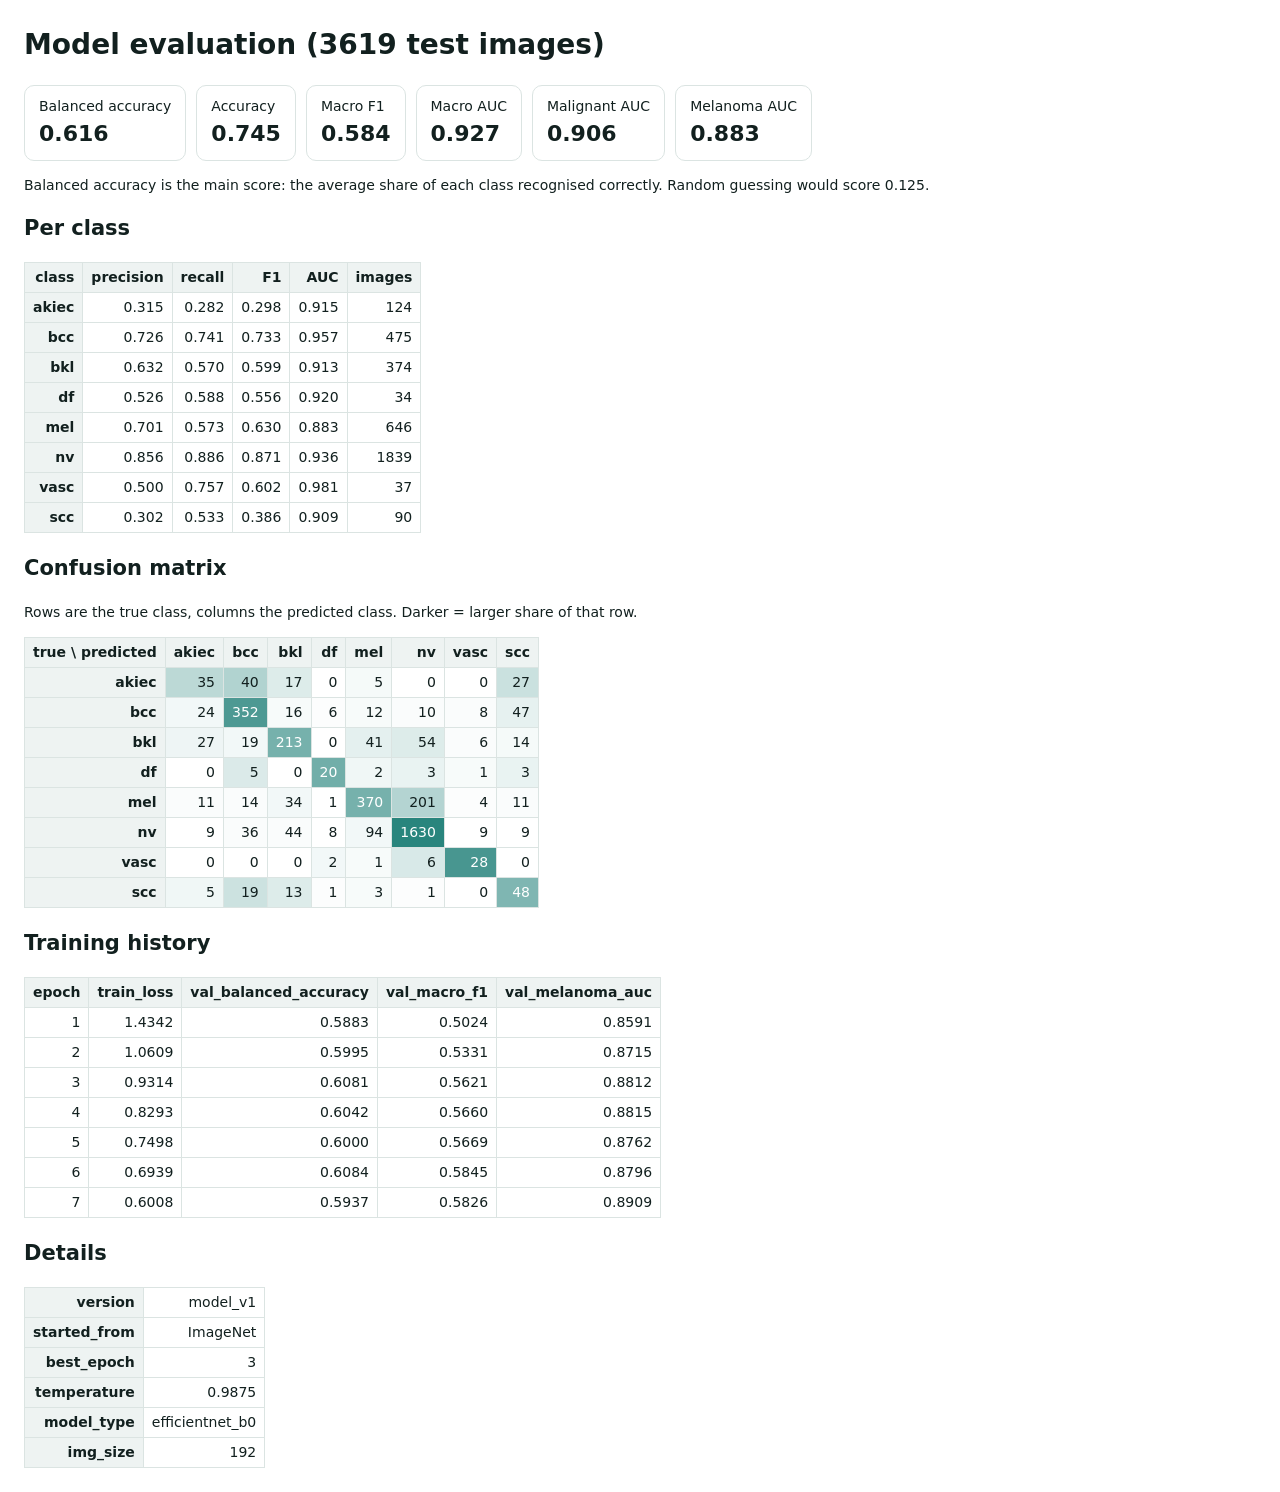
<file: models/trained/model_v1/report.html>
<!doctype html><html lang="en"><head><meta charset="utf-8"><meta name="viewport" content="width=device-width,initial-scale=1">
<title>Model evaluation</title><style>
body{font:14px/1.5 system-ui,sans-serif;margin:24px;color:#12201f;background:#fff} table{border-collapse:collapse;margin:8px 0 20px}
th,td{border:1px solid #dbe4e2;padding:4px 8px;text-align:right} th{background:#eef3f2}
.tiles{display:flex;gap:10px;flex-wrap:wrap} .tile{border:1px solid #dbe4e2;border-radius:10px;padding:10px 14px} .tile b{font-size:22px}
</style></head><body><h1>Model evaluation (3619 test images)</h1><div class="tiles"><div class="tile"><div>Balanced accuracy</div><b>0.616</b></div><div class="tile"><div>Accuracy</div><b>0.745</b></div><div class="tile"><div>Macro F1</div><b>0.584</b></div><div class="tile"><div>Macro AUC</div><b>0.927</b></div><div class="tile"><div>Malignant AUC</div><b>0.906</b></div><div class="tile"><div>Melanoma AUC</div><b>0.883</b></div></div>
<p>Balanced accuracy is the main score: the average share of each class recognised correctly.
Random guessing would score 0.125.</p>
<h2>Per class</h2><table><tr><th>class</th><th>precision</th><th>recall</th><th>F1</th><th>AUC</th><th>images</th></tr><tr><th>akiec</th><td>0.315</td><td>0.282</td><td>0.298</td><td>0.915</td><td>124</td></tr><tr><th>bcc</th><td>0.726</td><td>0.741</td><td>0.733</td><td>0.957</td><td>475</td></tr><tr><th>bkl</th><td>0.632</td><td>0.570</td><td>0.599</td><td>0.913</td><td>374</td></tr><tr><th>df</th><td>0.526</td><td>0.588</td><td>0.556</td><td>0.920</td><td>34</td></tr><tr><th>mel</th><td>0.701</td><td>0.573</td><td>0.630</td><td>0.883</td><td>646</td></tr><tr><th>nv</th><td>0.856</td><td>0.886</td><td>0.871</td><td>0.936</td><td>1839</td></tr><tr><th>vasc</th><td>0.500</td><td>0.757</td><td>0.602</td><td>0.981</td><td>37</td></tr><tr><th>scc</th><td>0.302</td><td>0.533</td><td>0.386</td><td>0.909</td><td>90</td></tr></table>
<h2>Confusion matrix</h2><p>Rows are the true class, columns the predicted class. Darker = larger share of that row.</p>
<table><tr><th>true \ predicted</th><th>akiec</th><th>bcc</th><th>bkl</th><th>df</th><th>mel</th><th>nv</th><th>vasc</th><th>scc</th></tr><tr><th>akiec</th><td style="background:rgba(15,118,110,0.28);color:inherit">35</td><td style="background:rgba(15,118,110,0.32);color:inherit">40</td><td style="background:rgba(15,118,110,0.14);color:inherit">17</td><td style="background:rgba(15,118,110,0.00);color:inherit">0</td><td style="background:rgba(15,118,110,0.04);color:inherit">5</td><td style="background:rgba(15,118,110,0.00);color:inherit">0</td><td style="background:rgba(15,118,110,0.00);color:inherit">0</td><td style="background:rgba(15,118,110,0.22);color:inherit">27</td></tr><tr><th>bcc</th><td style="background:rgba(15,118,110,0.05);color:inherit">24</td><td style="background:rgba(15,118,110,0.74);color:#fff">352</td><td style="background:rgba(15,118,110,0.03);color:inherit">16</td><td style="background:rgba(15,118,110,0.01);color:inherit">6</td><td style="background:rgba(15,118,110,0.03);color:inherit">12</td><td style="background:rgba(15,118,110,0.02);color:inherit">10</td><td style="background:rgba(15,118,110,0.02);color:inherit">8</td><td style="background:rgba(15,118,110,0.10);color:inherit">47</td></tr><tr><th>bkl</th><td style="background:rgba(15,118,110,0.07);color:inherit">27</td><td style="background:rgba(15,118,110,0.05);color:inherit">19</td><td style="background:rgba(15,118,110,0.57);color:#fff">213</td><td style="background:rgba(15,118,110,0.00);color:inherit">0</td><td style="background:rgba(15,118,110,0.11);color:inherit">41</td><td style="background:rgba(15,118,110,0.14);color:inherit">54</td><td style="background:rgba(15,118,110,0.02);color:inherit">6</td><td style="background:rgba(15,118,110,0.04);color:inherit">14</td></tr><tr><th>df</th><td style="background:rgba(15,118,110,0.00);color:inherit">0</td><td style="background:rgba(15,118,110,0.15);color:inherit">5</td><td style="background:rgba(15,118,110,0.00);color:inherit">0</td><td style="background:rgba(15,118,110,0.59);color:#fff">20</td><td style="background:rgba(15,118,110,0.06);color:inherit">2</td><td style="background:rgba(15,118,110,0.09);color:inherit">3</td><td style="background:rgba(15,118,110,0.03);color:inherit">1</td><td style="background:rgba(15,118,110,0.09);color:inherit">3</td></tr><tr><th>mel</th><td style="background:rgba(15,118,110,0.02);color:inherit">11</td><td style="background:rgba(15,118,110,0.02);color:inherit">14</td><td style="background:rgba(15,118,110,0.05);color:inherit">34</td><td style="background:rgba(15,118,110,0.00);color:inherit">1</td><td style="background:rgba(15,118,110,0.57);color:#fff">370</td><td style="background:rgba(15,118,110,0.31);color:inherit">201</td><td style="background:rgba(15,118,110,0.01);color:inherit">4</td><td style="background:rgba(15,118,110,0.02);color:inherit">11</td></tr><tr><th>nv</th><td style="background:rgba(15,118,110,0.00);color:inherit">9</td><td style="background:rgba(15,118,110,0.02);color:inherit">36</td><td style="background:rgba(15,118,110,0.02);color:inherit">44</td><td style="background:rgba(15,118,110,0.00);color:inherit">8</td><td style="background:rgba(15,118,110,0.05);color:inherit">94</td><td style="background:rgba(15,118,110,0.89);color:#fff">1630</td><td style="background:rgba(15,118,110,0.00);color:inherit">9</td><td style="background:rgba(15,118,110,0.00);color:inherit">9</td></tr><tr><th>vasc</th><td style="background:rgba(15,118,110,0.00);color:inherit">0</td><td style="background:rgba(15,118,110,0.00);color:inherit">0</td><td style="background:rgba(15,118,110,0.00);color:inherit">0</td><td style="background:rgba(15,118,110,0.05);color:inherit">2</td><td style="background:rgba(15,118,110,0.03);color:inherit">1</td><td style="background:rgba(15,118,110,0.16);color:inherit">6</td><td style="background:rgba(15,118,110,0.76);color:#fff">28</td><td style="background:rgba(15,118,110,0.00);color:inherit">0</td></tr><tr><th>scc</th><td style="background:rgba(15,118,110,0.06);color:inherit">5</td><td style="background:rgba(15,118,110,0.21);color:inherit">19</td><td style="background:rgba(15,118,110,0.14);color:inherit">13</td><td style="background:rgba(15,118,110,0.01);color:inherit">1</td><td style="background:rgba(15,118,110,0.03);color:inherit">3</td><td style="background:rgba(15,118,110,0.01);color:inherit">1</td><td style="background:rgba(15,118,110,0.00);color:inherit">0</td><td style="background:rgba(15,118,110,0.53);color:#fff">48</td></tr></table>
<h2>Training history</h2><table><tr><th>epoch</th><th>train_loss</th><th>val_balanced_accuracy</th><th>val_macro_f1</th><th>val_melanoma_auc</th></tr><tr><td>1</td><td>1.4342</td><td>0.5883</td><td>0.5024</td><td>0.8591</td></tr><tr><td>2</td><td>1.0609</td><td>0.5995</td><td>0.5331</td><td>0.8715</td></tr><tr><td>3</td><td>0.9314</td><td>0.6081</td><td>0.5621</td><td>0.8812</td></tr><tr><td>4</td><td>0.8293</td><td>0.6042</td><td>0.5660</td><td>0.8815</td></tr><tr><td>5</td><td>0.7498</td><td>0.6000</td><td>0.5669</td><td>0.8762</td></tr><tr><td>6</td><td>0.6939</td><td>0.6084</td><td>0.5845</td><td>0.8796</td></tr><tr><td>7</td><td>0.6008</td><td>0.5937</td><td>0.5826</td><td>0.8909</td></tr></table><h2>Details</h2><table><tr><th>version</th><td>model_v1</td></tr><tr><th>started_from</th><td>ImageNet</td></tr><tr><th>best_epoch</th><td>3</td></tr><tr><th>temperature</th><td>0.9875</td></tr><tr><th>model_type</th><td>efficientnet_b0</td></tr><tr><th>img_size</th><td>192</td></tr></table></body></html>
</file>
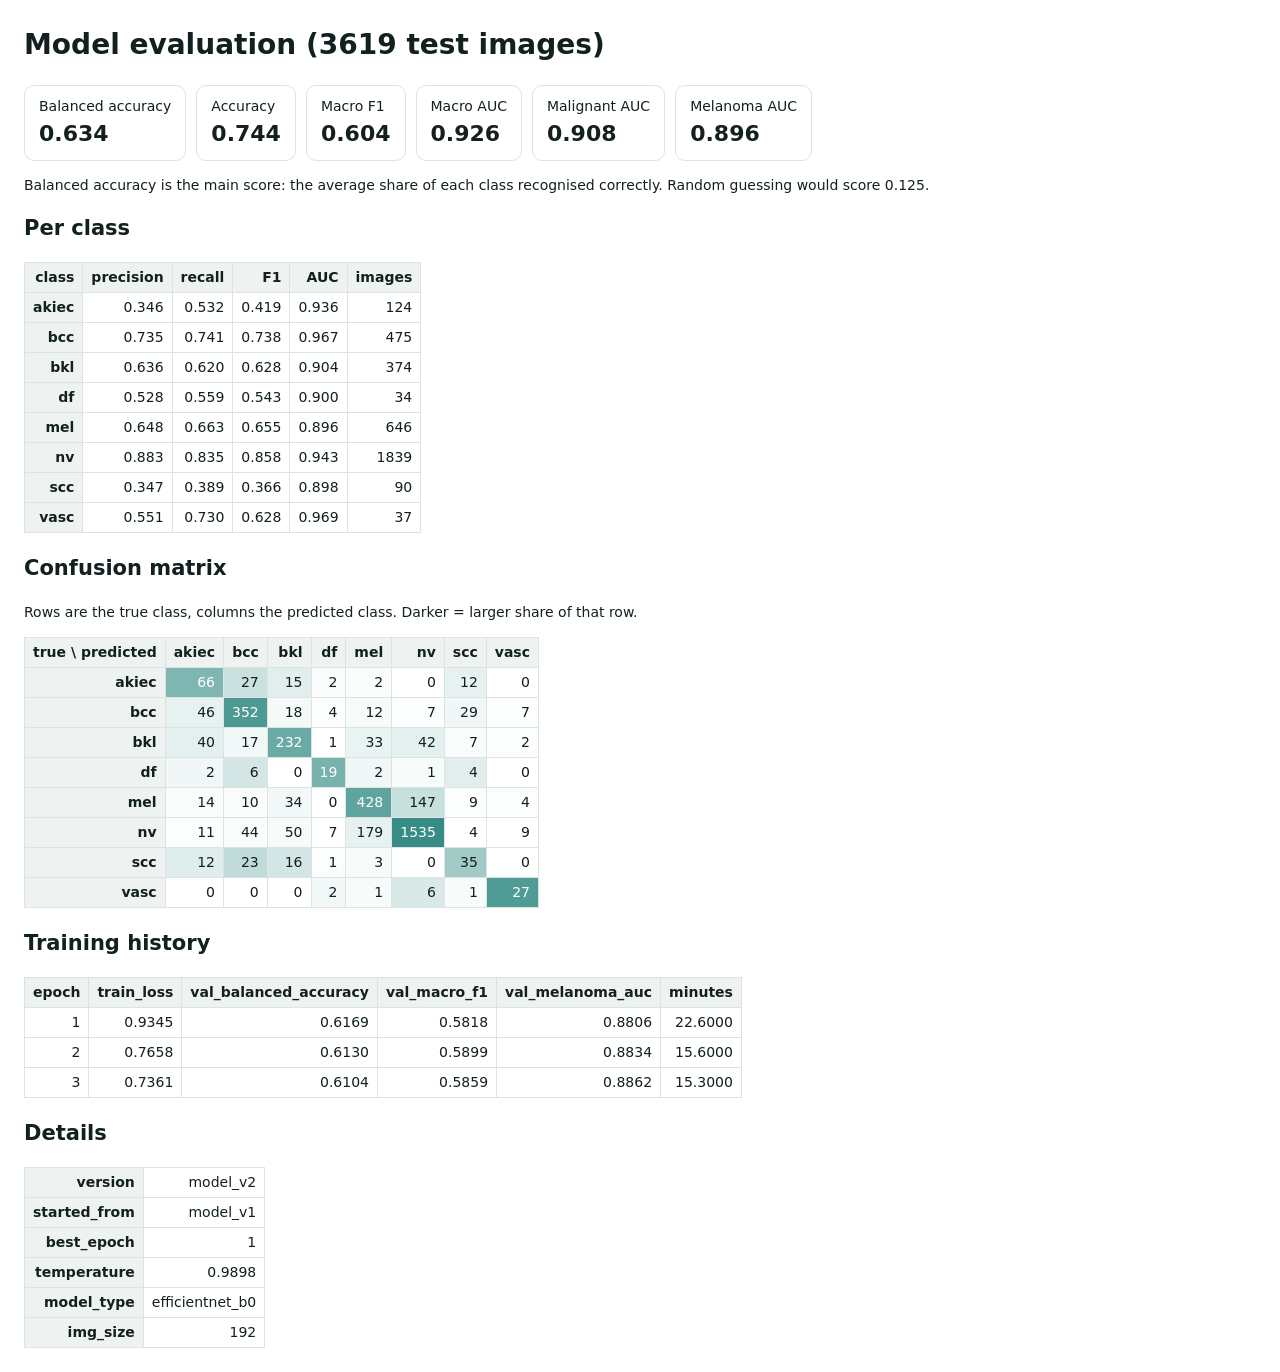
<file: models/trained/model_v2/report.html>
<!doctype html><html lang="en"><head><meta charset="utf-8"><meta name="viewport" content="width=device-width,initial-scale=1">
<title>Model evaluation</title><style>
body{font:14px/1.5 system-ui,sans-serif;margin:24px;color:#12201f;background:#fff} table{border-collapse:collapse;margin:8px 0 20px}
th,td{border:1px solid #dbe4e2;padding:4px 8px;text-align:right} th{background:#eef3f2}
.tiles{display:flex;gap:10px;flex-wrap:wrap} .tile{border:1px solid #dbe4e2;border-radius:10px;padding:10px 14px} .tile b{font-size:22px}
</style></head><body><h1>Model evaluation (3619 test images)</h1><div class="tiles"><div class="tile"><div>Balanced accuracy</div><b>0.634</b></div><div class="tile"><div>Accuracy</div><b>0.744</b></div><div class="tile"><div>Macro F1</div><b>0.604</b></div><div class="tile"><div>Macro AUC</div><b>0.926</b></div><div class="tile"><div>Malignant AUC</div><b>0.908</b></div><div class="tile"><div>Melanoma AUC</div><b>0.896</b></div></div>
<p>Balanced accuracy is the main score: the average share of each class recognised correctly.
Random guessing would score 0.125.</p>
<h2>Per class</h2><table><tr><th>class</th><th>precision</th><th>recall</th><th>F1</th><th>AUC</th><th>images</th></tr><tr><th>akiec</th><td>0.346</td><td>0.532</td><td>0.419</td><td>0.936</td><td>124</td></tr><tr><th>bcc</th><td>0.735</td><td>0.741</td><td>0.738</td><td>0.967</td><td>475</td></tr><tr><th>bkl</th><td>0.636</td><td>0.620</td><td>0.628</td><td>0.904</td><td>374</td></tr><tr><th>df</th><td>0.528</td><td>0.559</td><td>0.543</td><td>0.900</td><td>34</td></tr><tr><th>mel</th><td>0.648</td><td>0.663</td><td>0.655</td><td>0.896</td><td>646</td></tr><tr><th>nv</th><td>0.883</td><td>0.835</td><td>0.858</td><td>0.943</td><td>1839</td></tr><tr><th>scc</th><td>0.347</td><td>0.389</td><td>0.366</td><td>0.898</td><td>90</td></tr><tr><th>vasc</th><td>0.551</td><td>0.730</td><td>0.628</td><td>0.969</td><td>37</td></tr></table>
<h2>Confusion matrix</h2><p>Rows are the true class, columns the predicted class. Darker = larger share of that row.</p>
<table><tr><th>true \ predicted</th><th>akiec</th><th>bcc</th><th>bkl</th><th>df</th><th>mel</th><th>nv</th><th>scc</th><th>vasc</th></tr><tr><th>akiec</th><td style="background:rgba(15,118,110,0.53);color:#fff">66</td><td style="background:rgba(15,118,110,0.22);color:inherit">27</td><td style="background:rgba(15,118,110,0.12);color:inherit">15</td><td style="background:rgba(15,118,110,0.02);color:inherit">2</td><td style="background:rgba(15,118,110,0.02);color:inherit">2</td><td style="background:rgba(15,118,110,0.00);color:inherit">0</td><td style="background:rgba(15,118,110,0.10);color:inherit">12</td><td style="background:rgba(15,118,110,0.00);color:inherit">0</td></tr><tr><th>bcc</th><td style="background:rgba(15,118,110,0.10);color:inherit">46</td><td style="background:rgba(15,118,110,0.74);color:#fff">352</td><td style="background:rgba(15,118,110,0.04);color:inherit">18</td><td style="background:rgba(15,118,110,0.01);color:inherit">4</td><td style="background:rgba(15,118,110,0.03);color:inherit">12</td><td style="background:rgba(15,118,110,0.01);color:inherit">7</td><td style="background:rgba(15,118,110,0.06);color:inherit">29</td><td style="background:rgba(15,118,110,0.01);color:inherit">7</td></tr><tr><th>bkl</th><td style="background:rgba(15,118,110,0.11);color:inherit">40</td><td style="background:rgba(15,118,110,0.05);color:inherit">17</td><td style="background:rgba(15,118,110,0.62);color:#fff">232</td><td style="background:rgba(15,118,110,0.00);color:inherit">1</td><td style="background:rgba(15,118,110,0.09);color:inherit">33</td><td style="background:rgba(15,118,110,0.11);color:inherit">42</td><td style="background:rgba(15,118,110,0.02);color:inherit">7</td><td style="background:rgba(15,118,110,0.01);color:inherit">2</td></tr><tr><th>df</th><td style="background:rgba(15,118,110,0.06);color:inherit">2</td><td style="background:rgba(15,118,110,0.18);color:inherit">6</td><td style="background:rgba(15,118,110,0.00);color:inherit">0</td><td style="background:rgba(15,118,110,0.56);color:#fff">19</td><td style="background:rgba(15,118,110,0.06);color:inherit">2</td><td style="background:rgba(15,118,110,0.03);color:inherit">1</td><td style="background:rgba(15,118,110,0.12);color:inherit">4</td><td style="background:rgba(15,118,110,0.00);color:inherit">0</td></tr><tr><th>mel</th><td style="background:rgba(15,118,110,0.02);color:inherit">14</td><td style="background:rgba(15,118,110,0.02);color:inherit">10</td><td style="background:rgba(15,118,110,0.05);color:inherit">34</td><td style="background:rgba(15,118,110,0.00);color:inherit">0</td><td style="background:rgba(15,118,110,0.66);color:#fff">428</td><td style="background:rgba(15,118,110,0.23);color:inherit">147</td><td style="background:rgba(15,118,110,0.01);color:inherit">9</td><td style="background:rgba(15,118,110,0.01);color:inherit">4</td></tr><tr><th>nv</th><td style="background:rgba(15,118,110,0.01);color:inherit">11</td><td style="background:rgba(15,118,110,0.02);color:inherit">44</td><td style="background:rgba(15,118,110,0.03);color:inherit">50</td><td style="background:rgba(15,118,110,0.00);color:inherit">7</td><td style="background:rgba(15,118,110,0.10);color:inherit">179</td><td style="background:rgba(15,118,110,0.83);color:#fff">1535</td><td style="background:rgba(15,118,110,0.00);color:inherit">4</td><td style="background:rgba(15,118,110,0.00);color:inherit">9</td></tr><tr><th>scc</th><td style="background:rgba(15,118,110,0.13);color:inherit">12</td><td style="background:rgba(15,118,110,0.26);color:inherit">23</td><td style="background:rgba(15,118,110,0.18);color:inherit">16</td><td style="background:rgba(15,118,110,0.01);color:inherit">1</td><td style="background:rgba(15,118,110,0.03);color:inherit">3</td><td style="background:rgba(15,118,110,0.00);color:inherit">0</td><td style="background:rgba(15,118,110,0.39);color:inherit">35</td><td style="background:rgba(15,118,110,0.00);color:inherit">0</td></tr><tr><th>vasc</th><td style="background:rgba(15,118,110,0.00);color:inherit">0</td><td style="background:rgba(15,118,110,0.00);color:inherit">0</td><td style="background:rgba(15,118,110,0.00);color:inherit">0</td><td style="background:rgba(15,118,110,0.05);color:inherit">2</td><td style="background:rgba(15,118,110,0.03);color:inherit">1</td><td style="background:rgba(15,118,110,0.16);color:inherit">6</td><td style="background:rgba(15,118,110,0.03);color:inherit">1</td><td style="background:rgba(15,118,110,0.73);color:#fff">27</td></tr></table>
<h2>Training history</h2><table><tr><th>epoch</th><th>train_loss</th><th>val_balanced_accuracy</th><th>val_macro_f1</th><th>val_melanoma_auc</th><th>minutes</th></tr><tr><td>1</td><td>0.9345</td><td>0.6169</td><td>0.5818</td><td>0.8806</td><td>22.6000</td></tr><tr><td>2</td><td>0.7658</td><td>0.6130</td><td>0.5899</td><td>0.8834</td><td>15.6000</td></tr><tr><td>3</td><td>0.7361</td><td>0.6104</td><td>0.5859</td><td>0.8862</td><td>15.3000</td></tr></table><h2>Details</h2><table><tr><th>version</th><td>model_v2</td></tr><tr><th>started_from</th><td>model_v1</td></tr><tr><th>best_epoch</th><td>1</td></tr><tr><th>temperature</th><td>0.9898</td></tr><tr><th>model_type</th><td>efficientnet_b0</td></tr><tr><th>img_size</th><td>192</td></tr></table></body></html>
</file>
